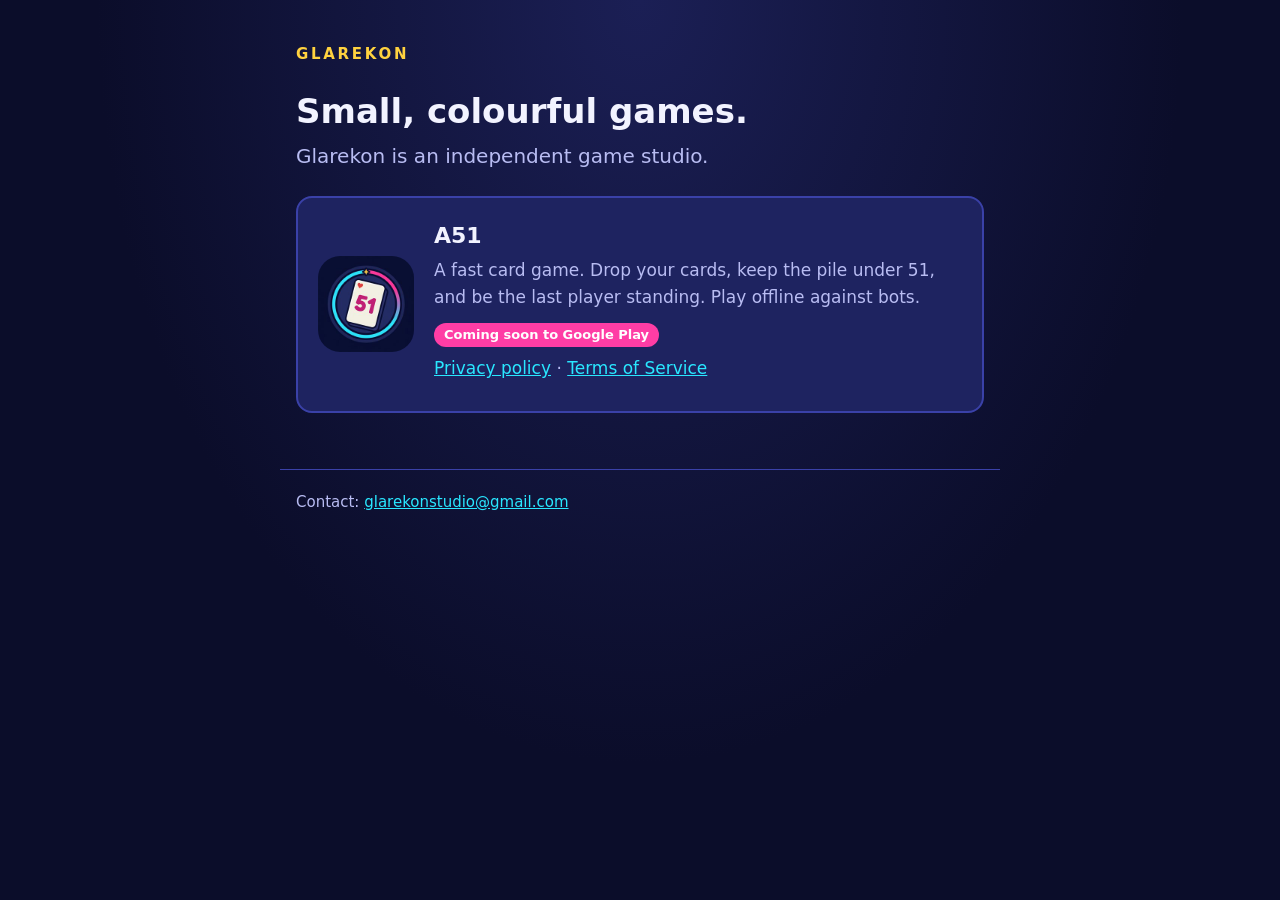
<file: index.html>
<!doctype html>
<html lang="en">
<head>
  <meta charset="utf-8">
  <meta name="viewport" content="width=device-width, initial-scale=1">
  <title>Glarekon</title>
  <meta name="description" content="Glarekon makes small, colourful mobile games, starting with A51.">
  <link rel="stylesheet" href="style.css">
</head>
<body>
  <header>
    <a class="brand" href="./">Glarekon</a>
  </header>

  <main>
    <h1>Small, colourful games.</h1>
    <p class="lead">Glarekon is an independent game studio.</p>

    <section class="panel game">
      <img src="a51/icon.jpg" alt="A51 app icon">
      <div>
        <h2>A51</h2>
        <p>A fast card game. Drop your cards, keep the pile under 51, and be the last player standing. Play offline against bots.</p>
        <p><span class="tag">Coming soon to Google Play</span></p>
        <p><a href="a51/privacy.html">Privacy policy</a> · <a href="a51/terms.html">Terms of Service</a></p>
      </div>
    </section>
  </main>

  <footer>
    Contact: <a href="mailto:glarekonstudio@gmail.com">glarekonstudio@gmail.com</a>
  </footer>
</body>
</html>
</file>
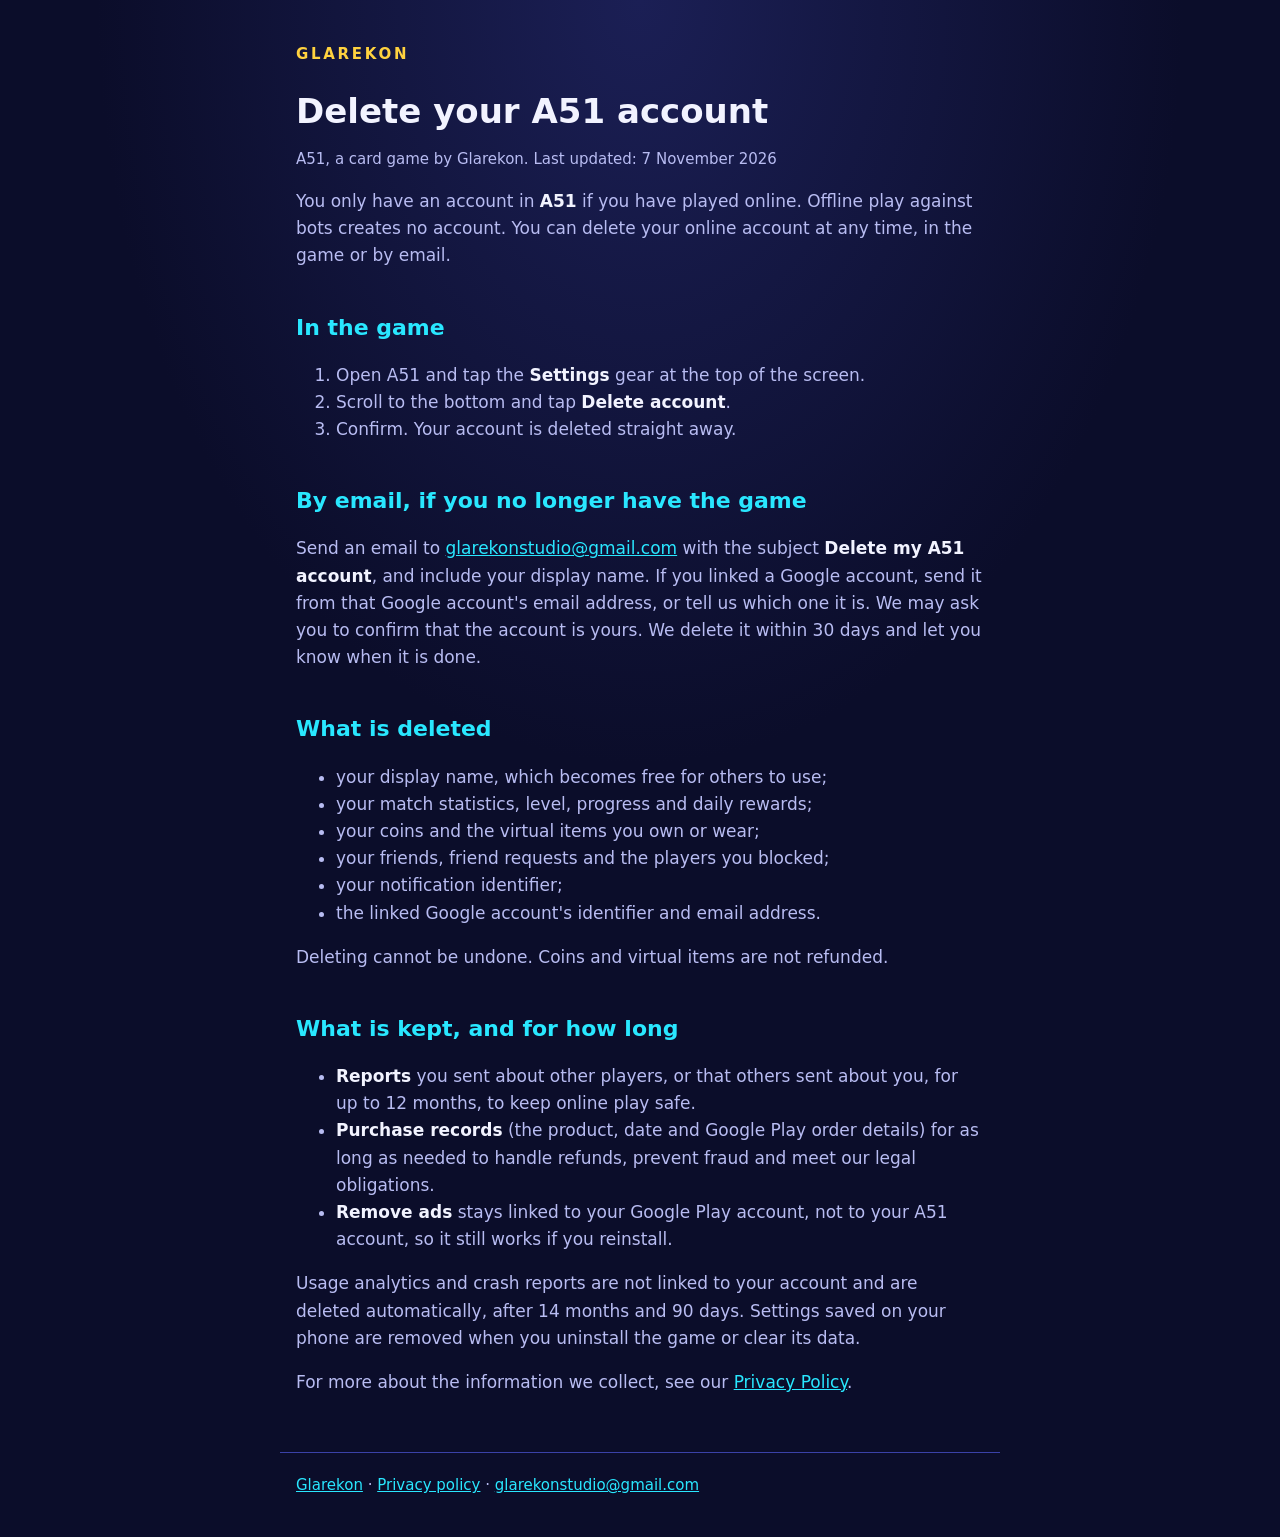
<file: a51/delete.html>
<!doctype html>
<html lang="en">
<head>
  <meta charset="utf-8">
  <meta name="viewport" content="width=device-width, initial-scale=1">
  <title>Delete your A51 account</title>
  <meta name="description" content="How to delete your A51 online account and the information stored with it.">
  <link rel="stylesheet" href="../style.css">
</head>
<body>
  <header>
    <a class="brand" href="../">Glarekon</a>
  </header>

  <main>
    <h1>Delete your A51 account</h1>
    <p class="meta">A51, a card game by Glarekon. Last updated: 7 November 2026</p>

    <p>You only have an account in <strong>A51</strong> if you have played online. Offline play against bots creates no account. You can delete your online account at any time, in the game or by email.</p>

    <h2>In the game</h2>
    <ol>
      <li>Open A51 and tap the <strong>Settings</strong> gear at the top of the screen.</li>
      <li>Scroll to the bottom and tap <strong>Delete account</strong>.</li>
      <li>Confirm. Your account is deleted straight away.</li>
    </ol>

    <h2>By email, if you no longer have the game</h2>
    <p>Send an email to <a href="mailto:glarekonstudio@gmail.com?subject=Delete%20my%20A51%20account">glarekonstudio@gmail.com</a> with the subject <strong>Delete my A51 account</strong>, and include your display name. If you linked a Google account, send it from that Google account's email address, or tell us which one it is. We may ask you to confirm that the account is yours. We delete it within 30 days and let you know when it is done.</p>

    <h2>What is deleted</h2>
    <ul>
      <li>your display name, which becomes free for others to use;</li>
      <li>your match statistics, level, progress and daily rewards;</li>
      <li>your coins and the virtual items you own or wear;</li>
      <li>your friends, friend requests and the players you blocked;</li>
      <li>your notification identifier;</li>
      <li>the linked Google account's identifier and email address.</li>
    </ul>
    <p>Deleting cannot be undone. Coins and virtual items are not refunded.</p>

    <h2>What is kept, and for how long</h2>
    <ul>
      <li><strong>Reports</strong> you sent about other players, or that others sent about you, for up to 12 months, to keep online play safe.</li>
      <li><strong>Purchase records</strong> (the product, date and Google Play order details) for as long as needed to handle refunds, prevent fraud and meet our legal obligations.</li>
      <li><strong>Remove ads</strong> stays linked to your Google Play account, not to your A51 account, so it still works if you reinstall.</li>
    </ul>
    <p>Usage analytics and crash reports are not linked to your account and are deleted automatically, after 14 months and 90 days. Settings saved on your phone are removed when you uninstall the game or clear its data.</p>

    <p>For more about the information we collect, see our <a href="privacy.html">Privacy Policy</a>.</p>
  </main>

  <footer>
    <a href="../">Glarekon</a> · <a href="privacy.html">Privacy policy</a> · <a href="mailto:glarekonstudio@gmail.com">glarekonstudio@gmail.com</a>
  </footer>
</body>
</html>
</file>
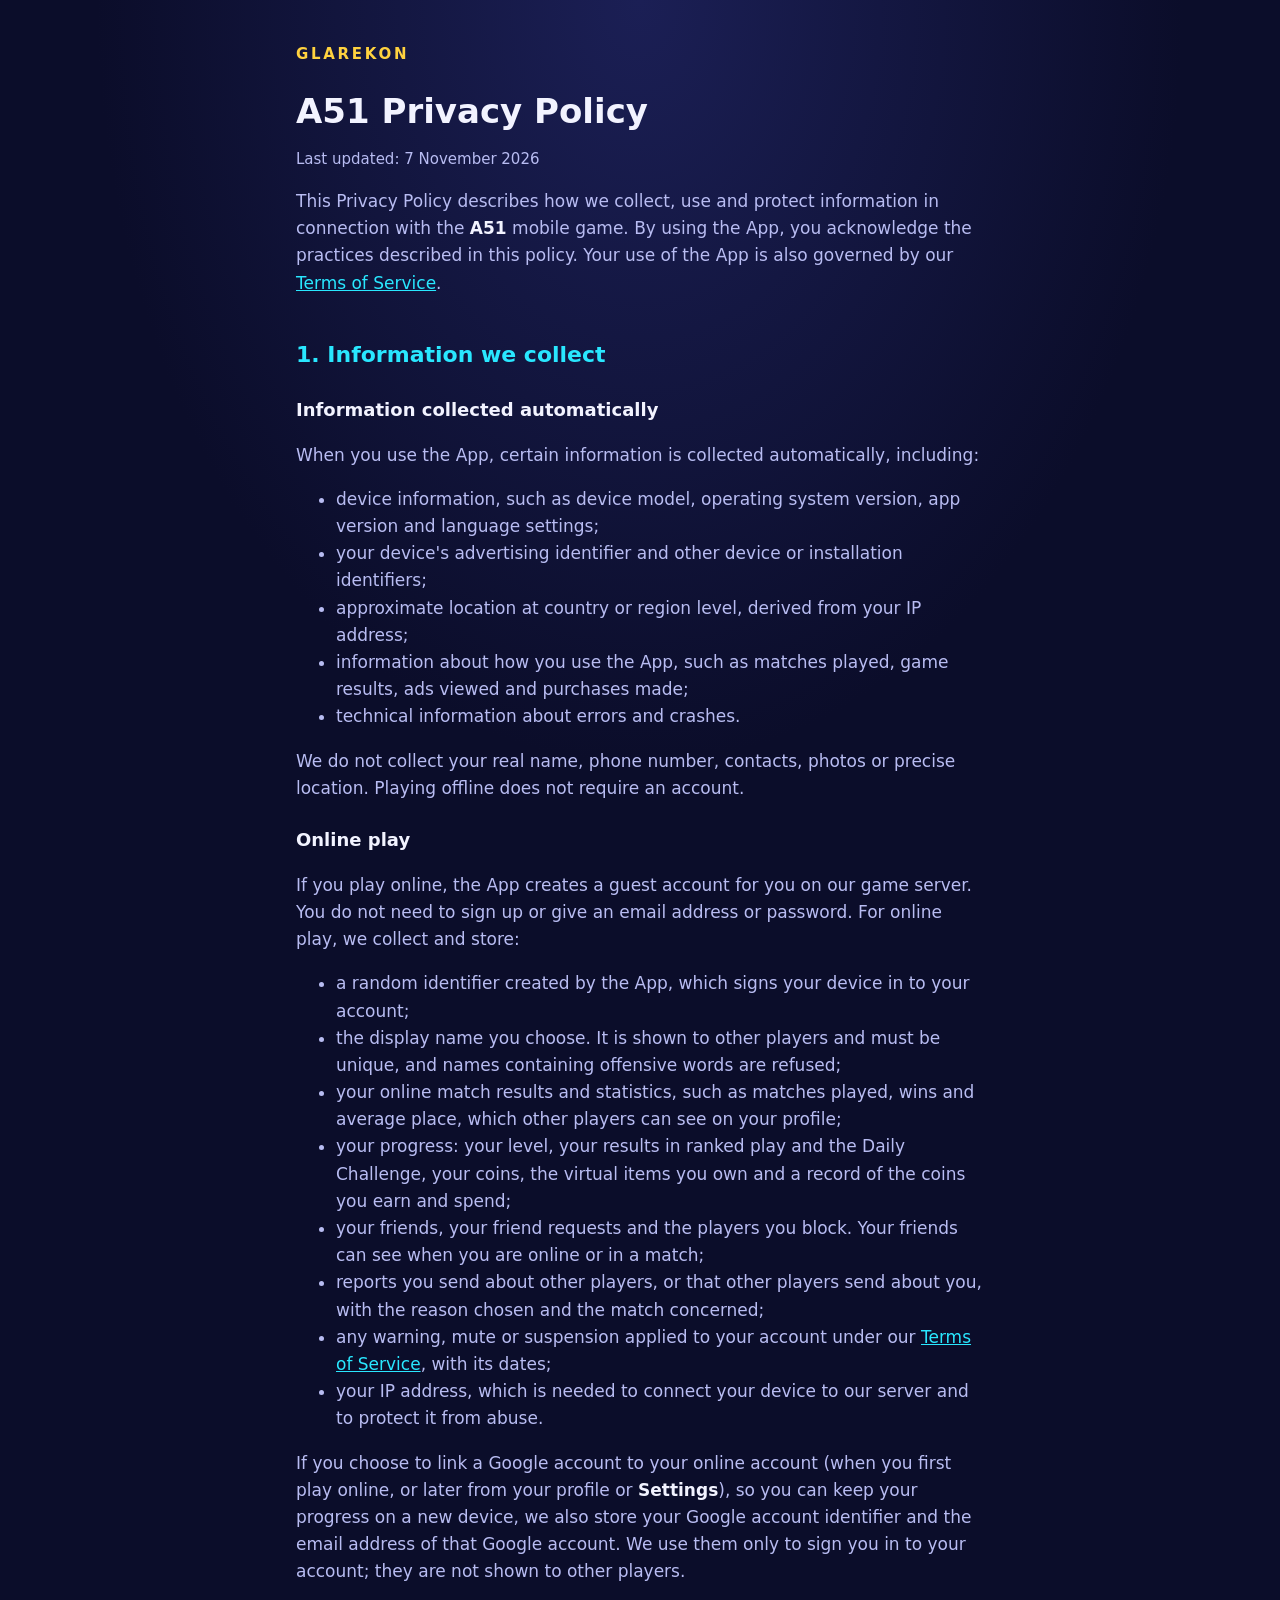
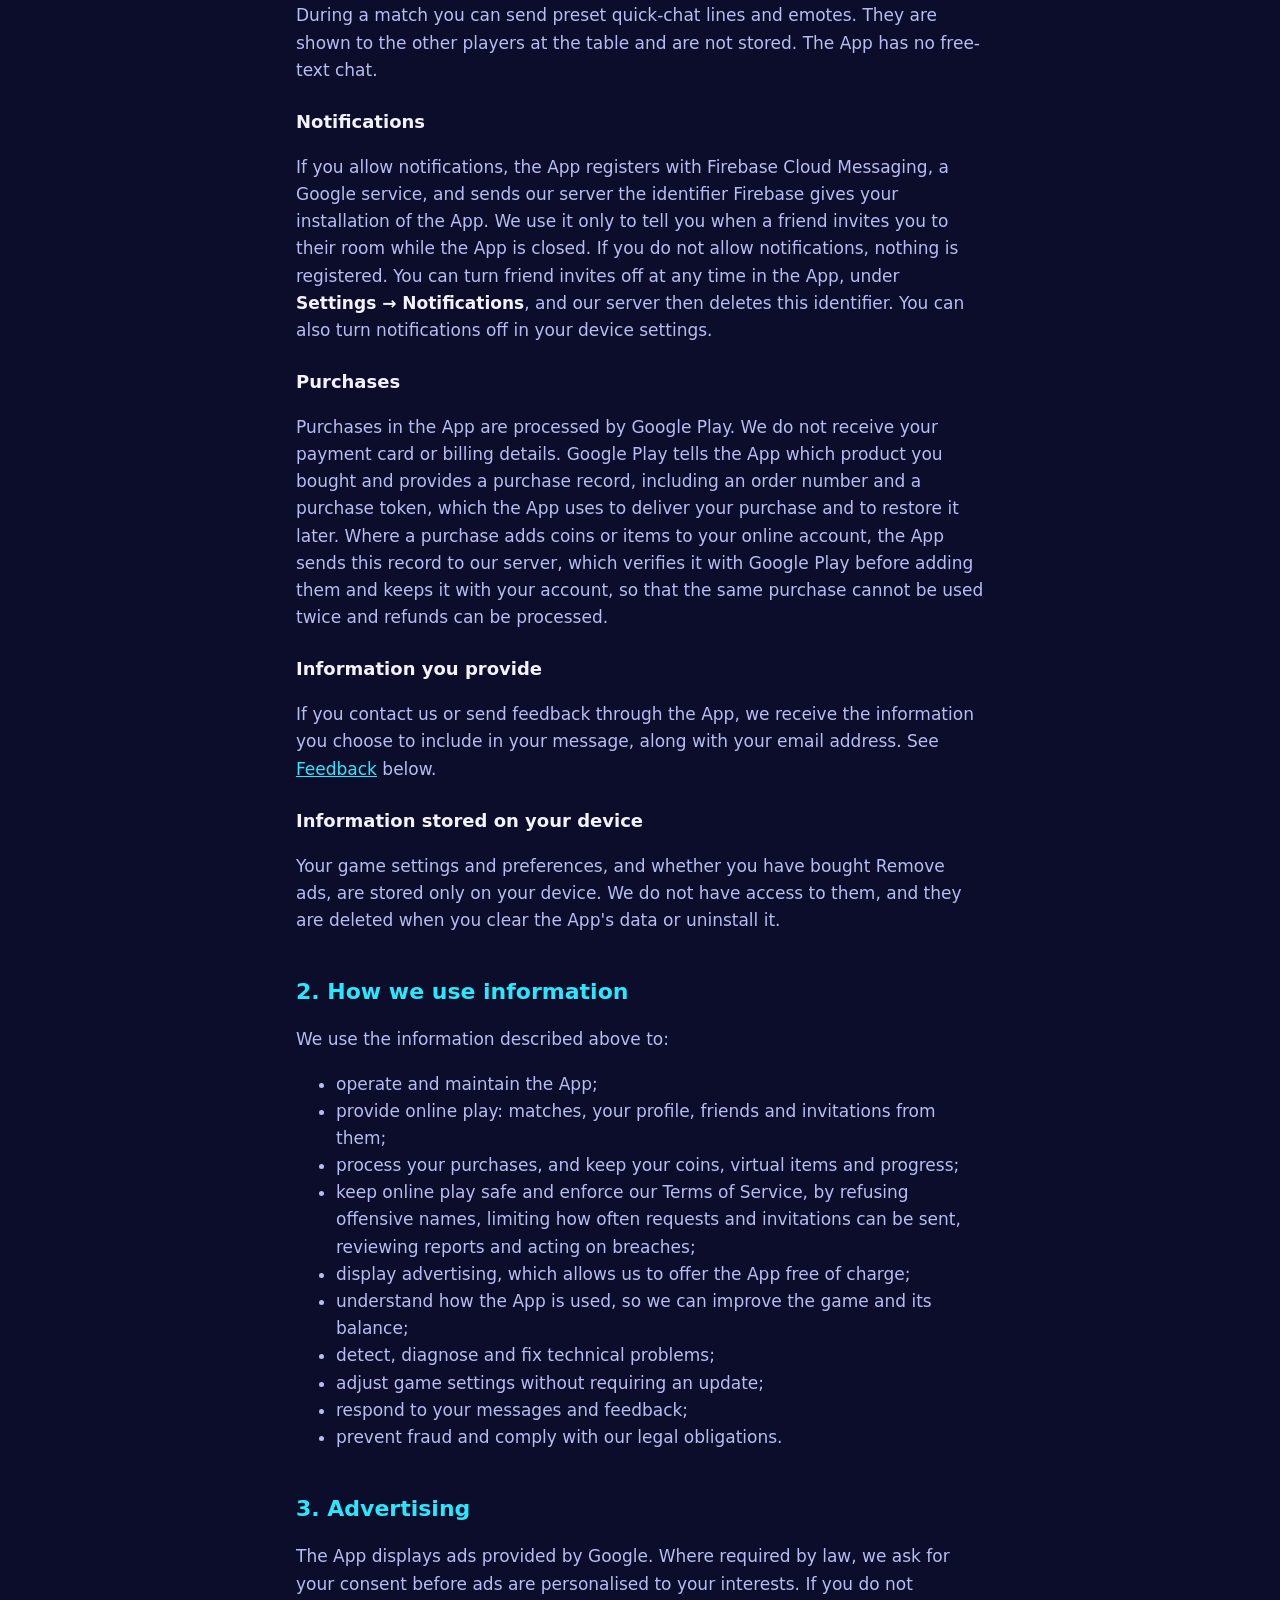
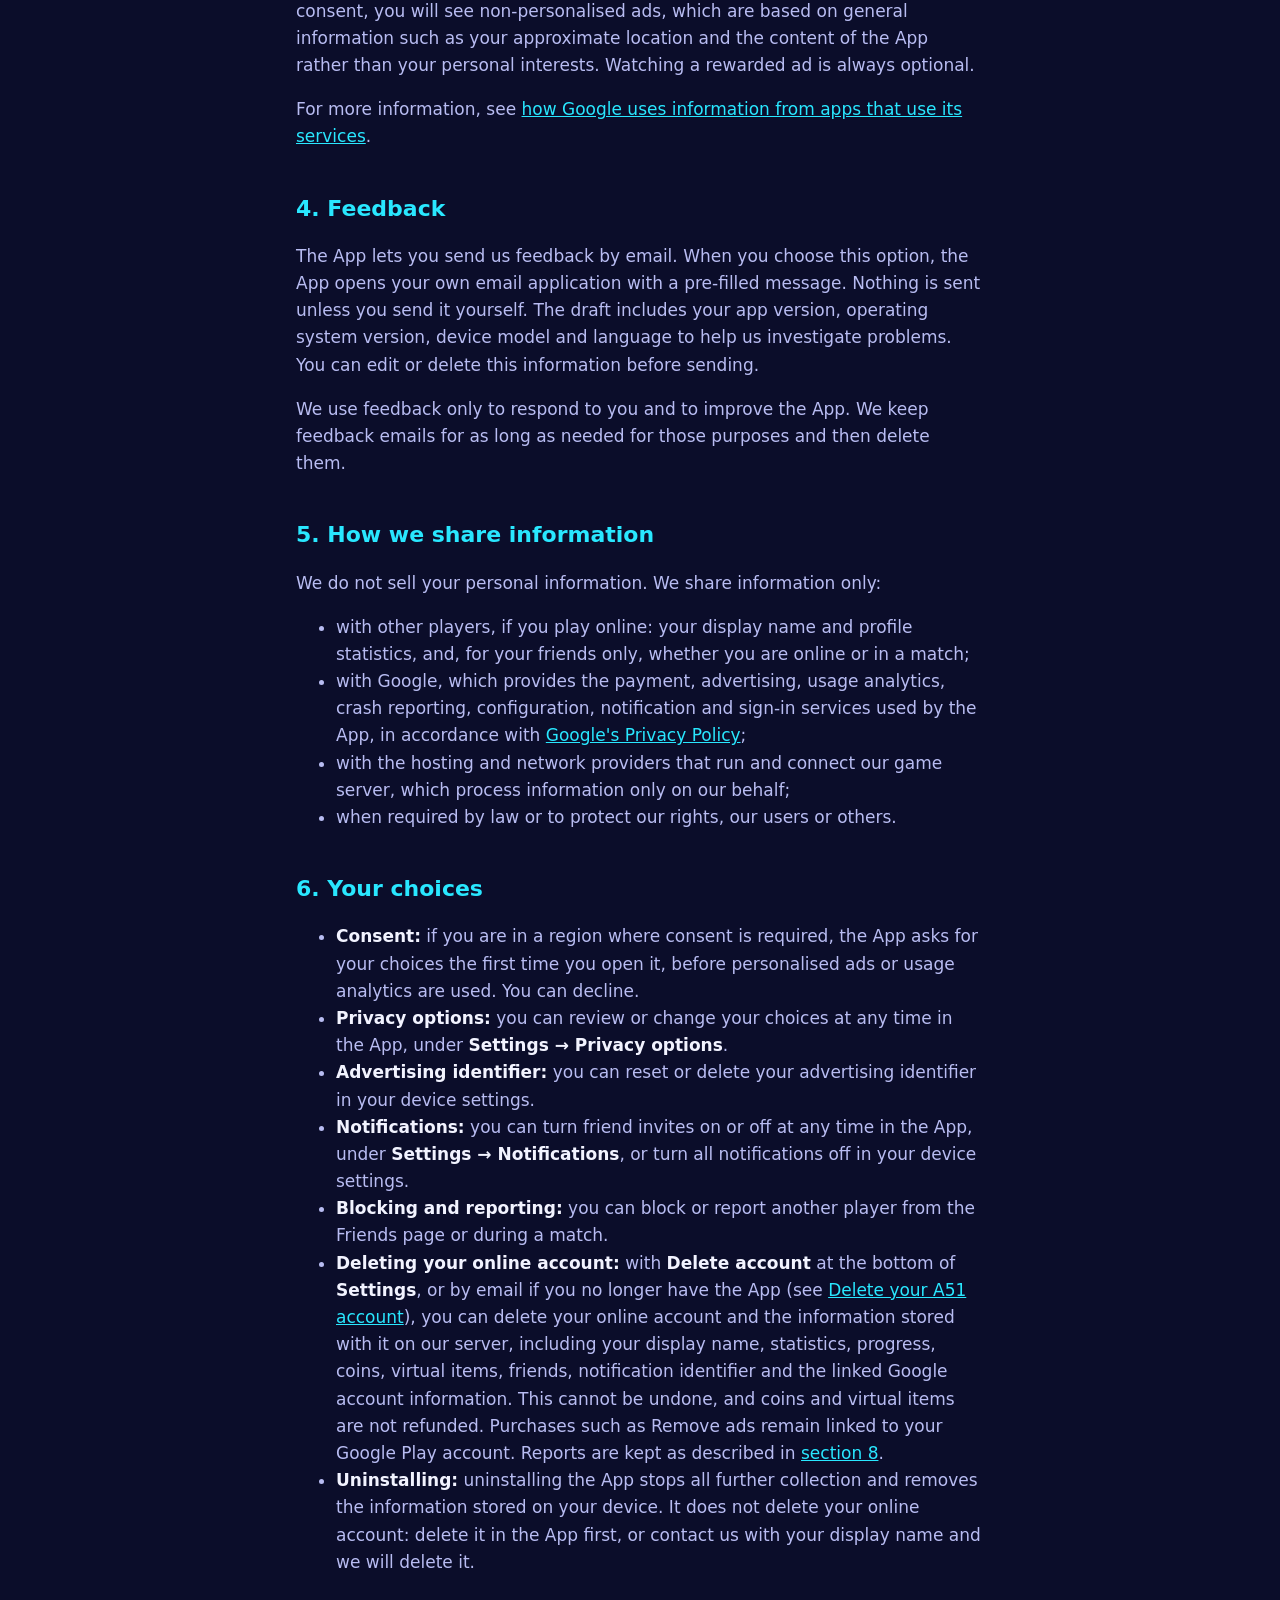
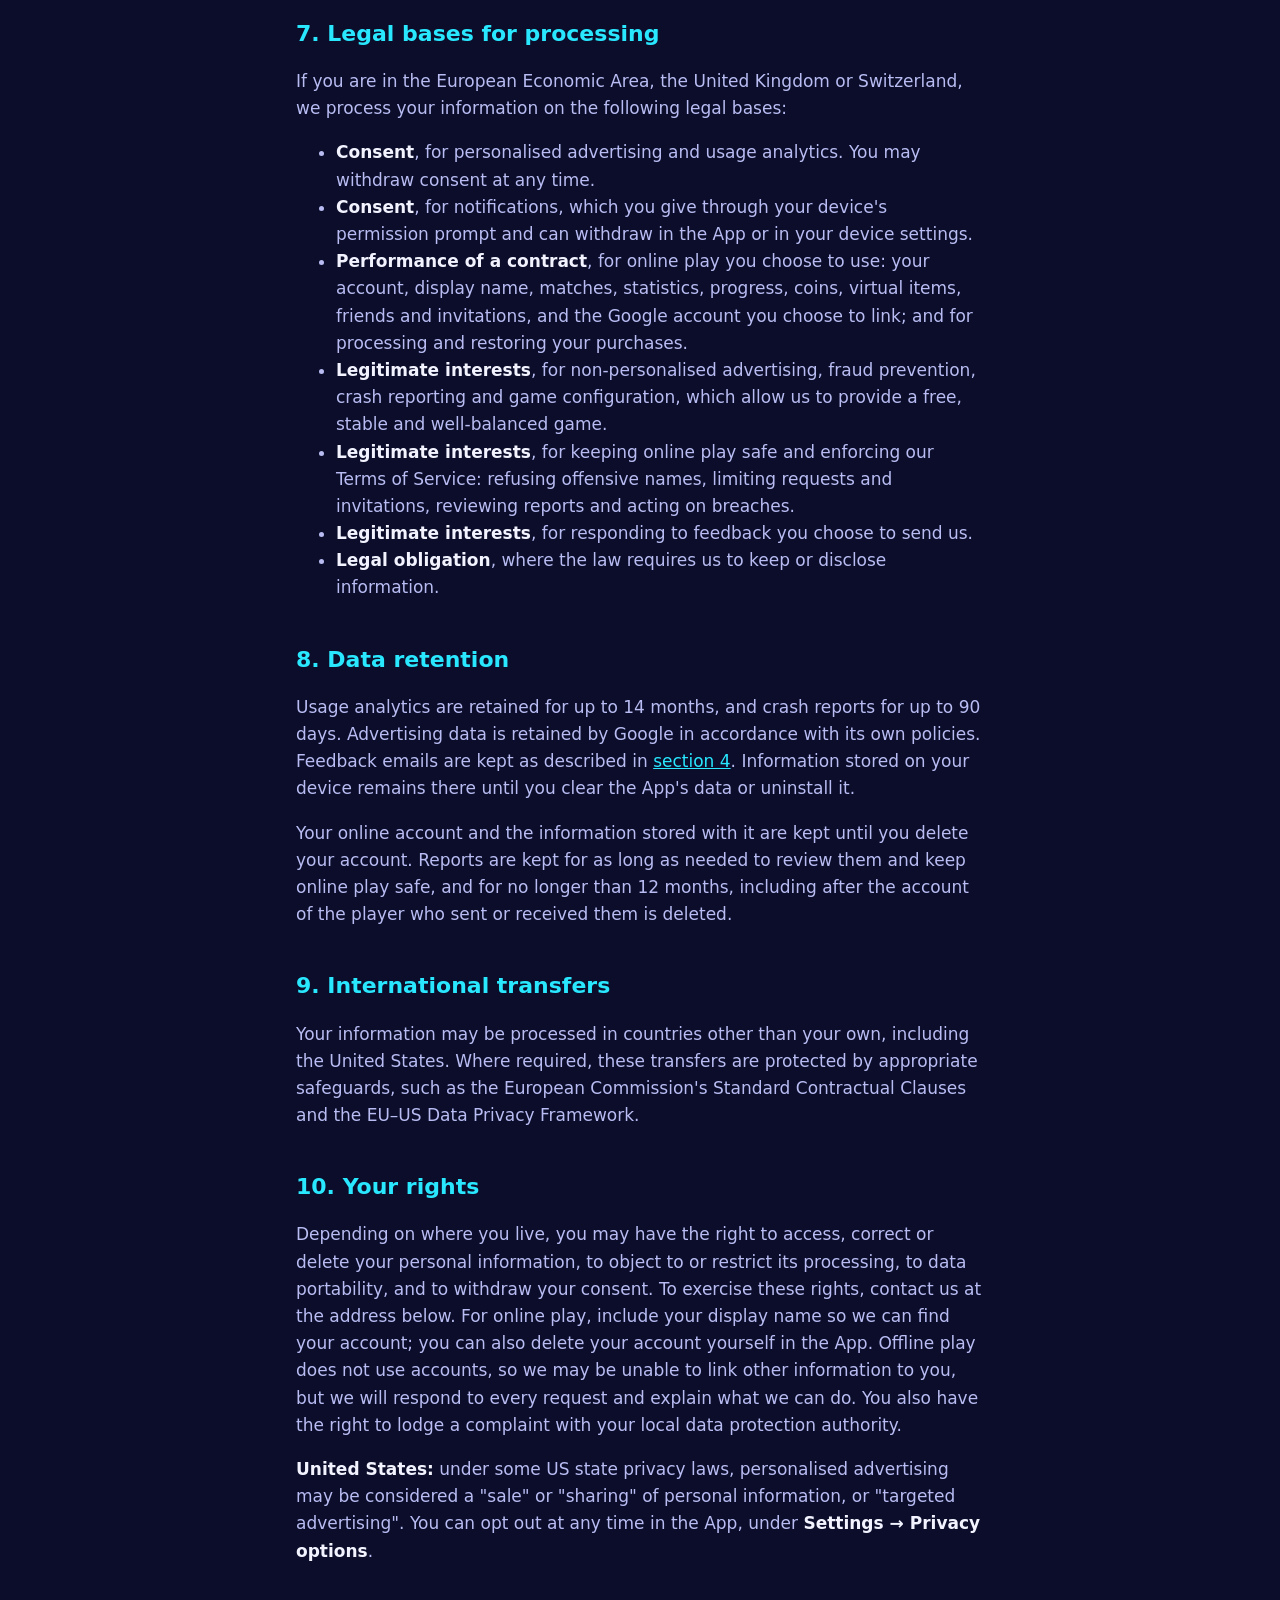
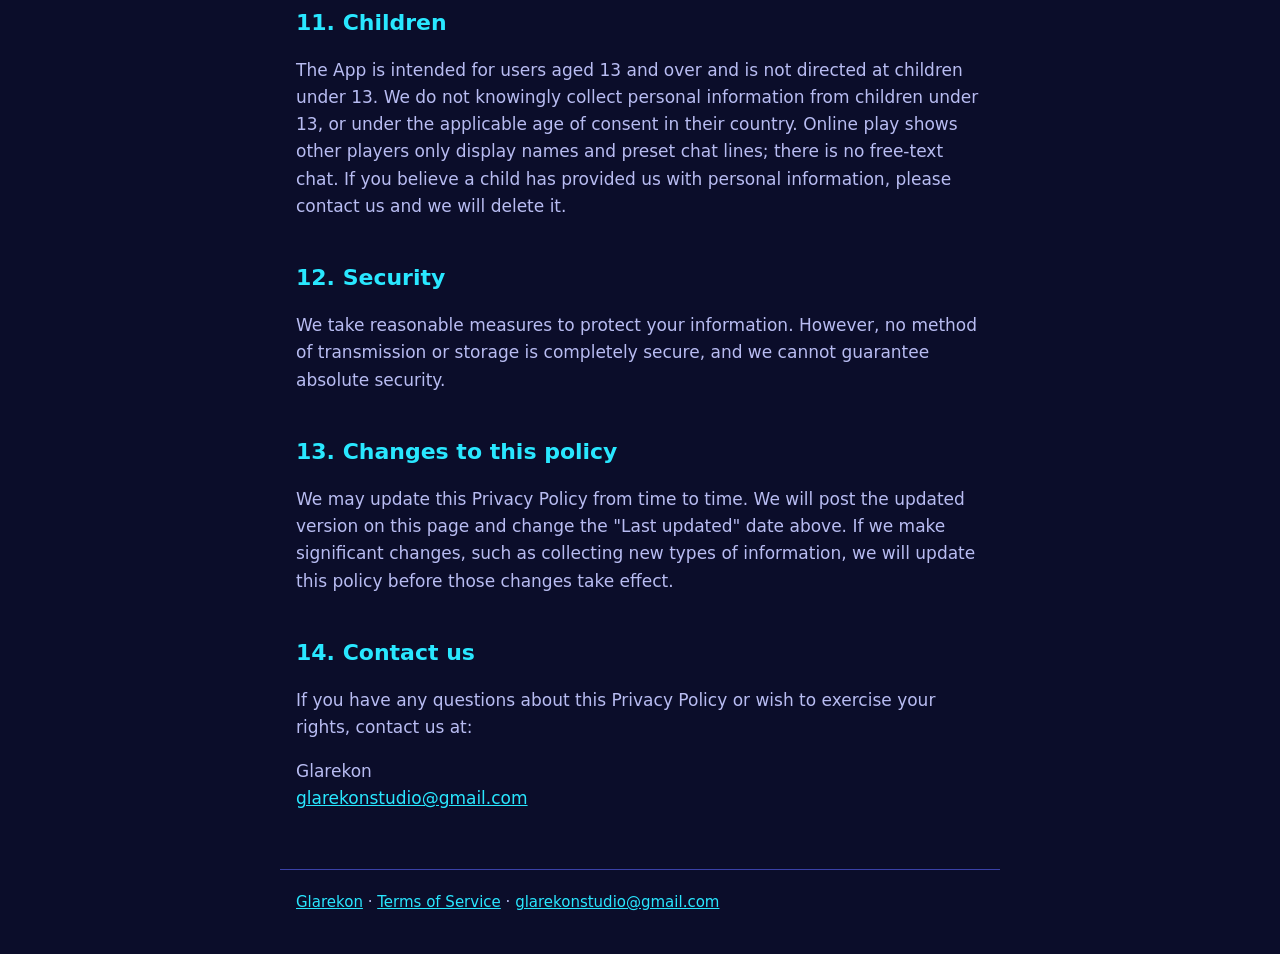
<file: a51/privacy.html>
<!doctype html>
<html lang="en">
<head>
  <meta charset="utf-8">
  <meta name="viewport" content="width=device-width, initial-scale=1">
  <title>A51 Privacy Policy</title>
  <meta name="description" content="How the A51 mobile game collects, uses and protects your information.">
  <link rel="stylesheet" href="../style.css">
</head>
<body>
  <header>
    <a class="brand" href="../">Glarekon</a>
  </header>

  <main>
    <h1>A51 Privacy Policy</h1>
    <p class="meta">Last updated: 7 November 2026</p>

    <p>This Privacy Policy describes how we collect, use and protect information in connection with the <strong>A51</strong> mobile game. By using the App, you acknowledge the practices described in this policy. Your use of the App is also governed by our <a href="terms.html">Terms of Service</a>.</p>

    <h2>1. Information we collect</h2>

    <h3>Information collected automatically</h3>
    <p>When you use the App, certain information is collected automatically, including:</p>
    <ul>
      <li>device information, such as device model, operating system version, app version and language settings;</li>
      <li>your device's advertising identifier and other device or installation identifiers;</li>
      <li>approximate location at country or region level, derived from your IP address;</li>
      <li>information about how you use the App, such as matches played, game results, ads viewed and purchases made;</li>
      <li>technical information about errors and crashes.</li>
    </ul>
    <p>We do not collect your real name, phone number, contacts, photos or precise location. Playing offline does not require an account.</p>

    <h3 id="online">Online play</h3>
    <p>If you play online, the App creates a guest account for you on our game server. You do not need to sign up or give an email address or password. For online play, we collect and store:</p>
    <ul>
      <li>a random identifier created by the App, which signs your device in to your account;</li>
      <li>the display name you choose. It is shown to other players and must be unique, and names containing offensive words are refused;</li>
      <li>your online match results and statistics, such as matches played, wins and average place, which other players can see on your profile;</li>
      <li>your progress: your level, your results in ranked play and the Daily Challenge, your coins, the virtual items you own and a record of the coins you earn and spend;</li>
      <li>your friends, your friend requests and the players you block. Your friends can see when you are online or in a match;</li>
      <li>reports you send about other players, or that other players send about you, with the reason chosen and the match concerned;</li>
      <li>any warning, mute or suspension applied to your account under our <a href="terms.html#enforcement">Terms of Service</a>, with its dates;</li>
      <li>your IP address, which is needed to connect your device to our server and to protect it from abuse.</li>
    </ul>
    <p>If you choose to link a Google account to your online account (when you first play online, or later from your profile or <strong>Settings</strong>), so you can keep your progress on a new device, we also store your Google account identifier and the email address of that Google account. We use them only to sign you in to your account; they are not shown to other players.</p>
    <p>During a match you can send preset quick-chat lines and emotes. They are shown to the other players at the table and are not stored. The App has no free-text chat.</p>

    <h3 id="notifications">Notifications</h3>
    <p>If you allow notifications, the App registers with Firebase Cloud Messaging, a Google service, and sends our server the identifier Firebase gives your installation of the App. We use it only to tell you when a friend invites you to their room while the App is closed. If you do not allow notifications, nothing is registered. You can turn friend invites off at any time in the App, under <strong>Settings → Notifications</strong>, and our server then deletes this identifier. You can also turn notifications off in your device settings.</p>

    <h3 id="purchases">Purchases</h3>
    <p>Purchases in the App are processed by Google Play. We do not receive your payment card or billing details. Google Play tells the App which product you bought and provides a purchase record, including an order number and a purchase token, which the App uses to deliver your purchase and to restore it later. Where a purchase adds coins or items to your online account, the App sends this record to our server, which verifies it with Google Play before adding them and keeps it with your account, so that the same purchase cannot be used twice and refunds can be processed.</p>

    <h3>Information you provide</h3>
    <p>If you contact us or send feedback through the App, we receive the information you choose to include in your message, along with your email address. See <a href="#feedback">Feedback</a> below.</p>

    <h3>Information stored on your device</h3>
    <p>Your game settings and preferences, and whether you have bought Remove ads, are stored only on your device. We do not have access to them, and they are deleted when you clear the App's data or uninstall it.</p>

    <h2>2. How we use information</h2>
    <p>We use the information described above to:</p>
    <ul>
      <li>operate and maintain the App;</li>
      <li>provide online play: matches, your profile, friends and invitations from them;</li>
      <li>process your purchases, and keep your coins, virtual items and progress;</li>
      <li>keep online play safe and enforce our Terms of Service, by refusing offensive names, limiting how often requests and invitations can be sent, reviewing reports and acting on breaches;</li>
      <li>display advertising, which allows us to offer the App free of charge;</li>
      <li>understand how the App is used, so we can improve the game and its balance;</li>
      <li>detect, diagnose and fix technical problems;</li>
      <li>adjust game settings without requiring an update;</li>
      <li>respond to your messages and feedback;</li>
      <li>prevent fraud and comply with our legal obligations.</li>
    </ul>

    <h2>3. Advertising</h2>
    <p>The App displays ads provided by Google. Where required by law, we ask for your consent before ads are personalised to your interests. If you do not consent, you will see non-personalised ads, which are based on general information such as your approximate location and the content of the App rather than your personal interests. Watching a rewarded ad is always optional.</p>
    <p>For more information, see <a href="https://policies.google.com/technologies/partner-sites">how Google uses information from apps that use its services</a>.</p>

    <h2 id="feedback">4. Feedback</h2>
    <p>The App lets you send us feedback by email. When you choose this option, the App opens your own email application with a pre-filled message. Nothing is sent unless you send it yourself. The draft includes your app version, operating system version, device model and language to help us investigate problems. You can edit or delete this information before sending.</p>
    <p>We use feedback only to respond to you and to improve the App. We keep feedback emails for as long as needed for those purposes and then delete them.</p>

    <h2>5. How we share information</h2>
    <p>We do not sell your personal information. We share information only:</p>
    <ul>
      <li>with other players, if you play online: your display name and profile statistics, and, for your friends only, whether you are online or in a match;</li>
      <li>with Google, which provides the payment, advertising, usage analytics, crash reporting, configuration, notification and sign-in services used by the App, in accordance with <a href="https://policies.google.com/privacy">Google's Privacy Policy</a>;</li>
      <li>with the hosting and network providers that run and connect our game server, which process information only on our behalf;</li>
      <li>when required by law or to protect our rights, our users or others.</li>
    </ul>

    <h2>6. Your choices</h2>
    <ul>
      <li><strong>Consent:</strong> if you are in a region where consent is required, the App asks for your choices the first time you open it, before personalised ads or usage analytics are used. You can decline.</li>
      <li><strong>Privacy options:</strong> you can review or change your choices at any time in the App, under <strong>Settings → Privacy options</strong>.</li>
      <li><strong>Advertising identifier:</strong> you can reset or delete your advertising identifier in your device settings.</li>
      <li><strong>Notifications:</strong> you can turn friend invites on or off at any time in the App, under <strong>Settings → Notifications</strong>, or turn all notifications off in your device settings.</li>
      <li><strong>Blocking and reporting:</strong> you can block or report another player from the Friends page or during a match.</li>
      <li><strong>Deleting your online account:</strong> with <strong>Delete account</strong> at the bottom of <strong>Settings</strong>, or by email if you no longer have the App (see <a href="delete.html">Delete your A51 account</a>), you can delete your online account and the information stored with it on our server, including your display name, statistics, progress, coins, virtual items, friends, notification identifier and the linked Google account information. This cannot be undone, and coins and virtual items are not refunded. Purchases such as Remove ads remain linked to your Google Play account. Reports are kept as described in <a href="#retention">section 8</a>.</li>
      <li><strong>Uninstalling:</strong> uninstalling the App stops all further collection and removes the information stored on your device. It does not delete your online account: delete it in the App first, or contact us with your display name and we will delete it.</li>
    </ul>

    <h2>7. Legal bases for processing</h2>
    <p>If you are in the European Economic Area, the United Kingdom or Switzerland, we process your information on the following legal bases:</p>
    <ul>
      <li><strong>Consent</strong>, for personalised advertising and usage analytics. You may withdraw consent at any time.</li>
      <li><strong>Consent</strong>, for notifications, which you give through your device's permission prompt and can withdraw in the App or in your device settings.</li>
      <li><strong>Performance of a contract</strong>, for online play you choose to use: your account, display name, matches, statistics, progress, coins, virtual items, friends and invitations, and the Google account you choose to link; and for processing and restoring your purchases.</li>
      <li><strong>Legitimate interests</strong>, for non-personalised advertising, fraud prevention, crash reporting and game configuration, which allow us to provide a free, stable and well-balanced game.</li>
      <li><strong>Legitimate interests</strong>, for keeping online play safe and enforcing our Terms of Service: refusing offensive names, limiting requests and invitations, reviewing reports and acting on breaches.</li>
      <li><strong>Legitimate interests</strong>, for responding to feedback you choose to send us.</li>
      <li><strong>Legal obligation</strong>, where the law requires us to keep or disclose information.</li>
    </ul>

    <h2 id="retention">8. Data retention</h2>
    <p>Usage analytics are retained for up to 14 months, and crash reports for up to 90 days. Advertising data is retained by Google in accordance with its own policies. Feedback emails are kept as described in <a href="#feedback">section 4</a>. Information stored on your device remains there until you clear the App's data or uninstall it.</p>
    <p>Your online account and the information stored with it are kept until you delete your account. Reports are kept for as long as needed to review them and keep online play safe, and for no longer than 12 months, including after the account of the player who sent or received them is deleted.</p>

    <h2>9. International transfers</h2>
    <p>Your information may be processed in countries other than your own, including the United States. Where required, these transfers are protected by appropriate safeguards, such as the European Commission's Standard Contractual Clauses and the EU–US Data Privacy Framework.</p>

    <h2>10. Your rights</h2>
    <p>Depending on where you live, you may have the right to access, correct or delete your personal information, to object to or restrict its processing, to data portability, and to withdraw your consent. To exercise these rights, contact us at the address below. For online play, include your display name so we can find your account; you can also delete your account yourself in the App. Offline play does not use accounts, so we may be unable to link other information to you, but we will respond to every request and explain what we can do. You also have the right to lodge a complaint with your local data protection authority.</p>
    <p><strong>United States:</strong> under some US state privacy laws, personalised advertising may be considered a "sale" or "sharing" of personal information, or "targeted advertising". You can opt out at any time in the App, under <strong>Settings → Privacy options</strong>.</p>

    <h2>11. Children</h2>
    <p>The App is intended for users aged 13 and over and is not directed at children under 13. We do not knowingly collect personal information from children under 13, or under the applicable age of consent in their country. Online play shows other players only display names and preset chat lines; there is no free-text chat. If you believe a child has provided us with personal information, please contact us and we will delete it.</p>

    <h2>12. Security</h2>
    <p>We take reasonable measures to protect your information. However, no method of transmission or storage is completely secure, and we cannot guarantee absolute security.</p>

    <h2>13. Changes to this policy</h2>
    <p>We may update this Privacy Policy from time to time. We will post the updated version on this page and change the "Last updated" date above. If we make significant changes, such as collecting new types of information, we will update this policy before those changes take effect.</p>

    <h2>14. Contact us</h2>
    <p>If you have any questions about this Privacy Policy or wish to exercise your rights, contact us at:</p>
    <p>Glarekon<br><a href="mailto:glarekonstudio@gmail.com">glarekonstudio@gmail.com</a></p>
  </main>

  <footer>
    <a href="../">Glarekon</a> · <a href="terms.html">Terms of Service</a> · <a href="mailto:glarekonstudio@gmail.com">glarekonstudio@gmail.com</a>
  </footer>
</body>
</html>
</file>
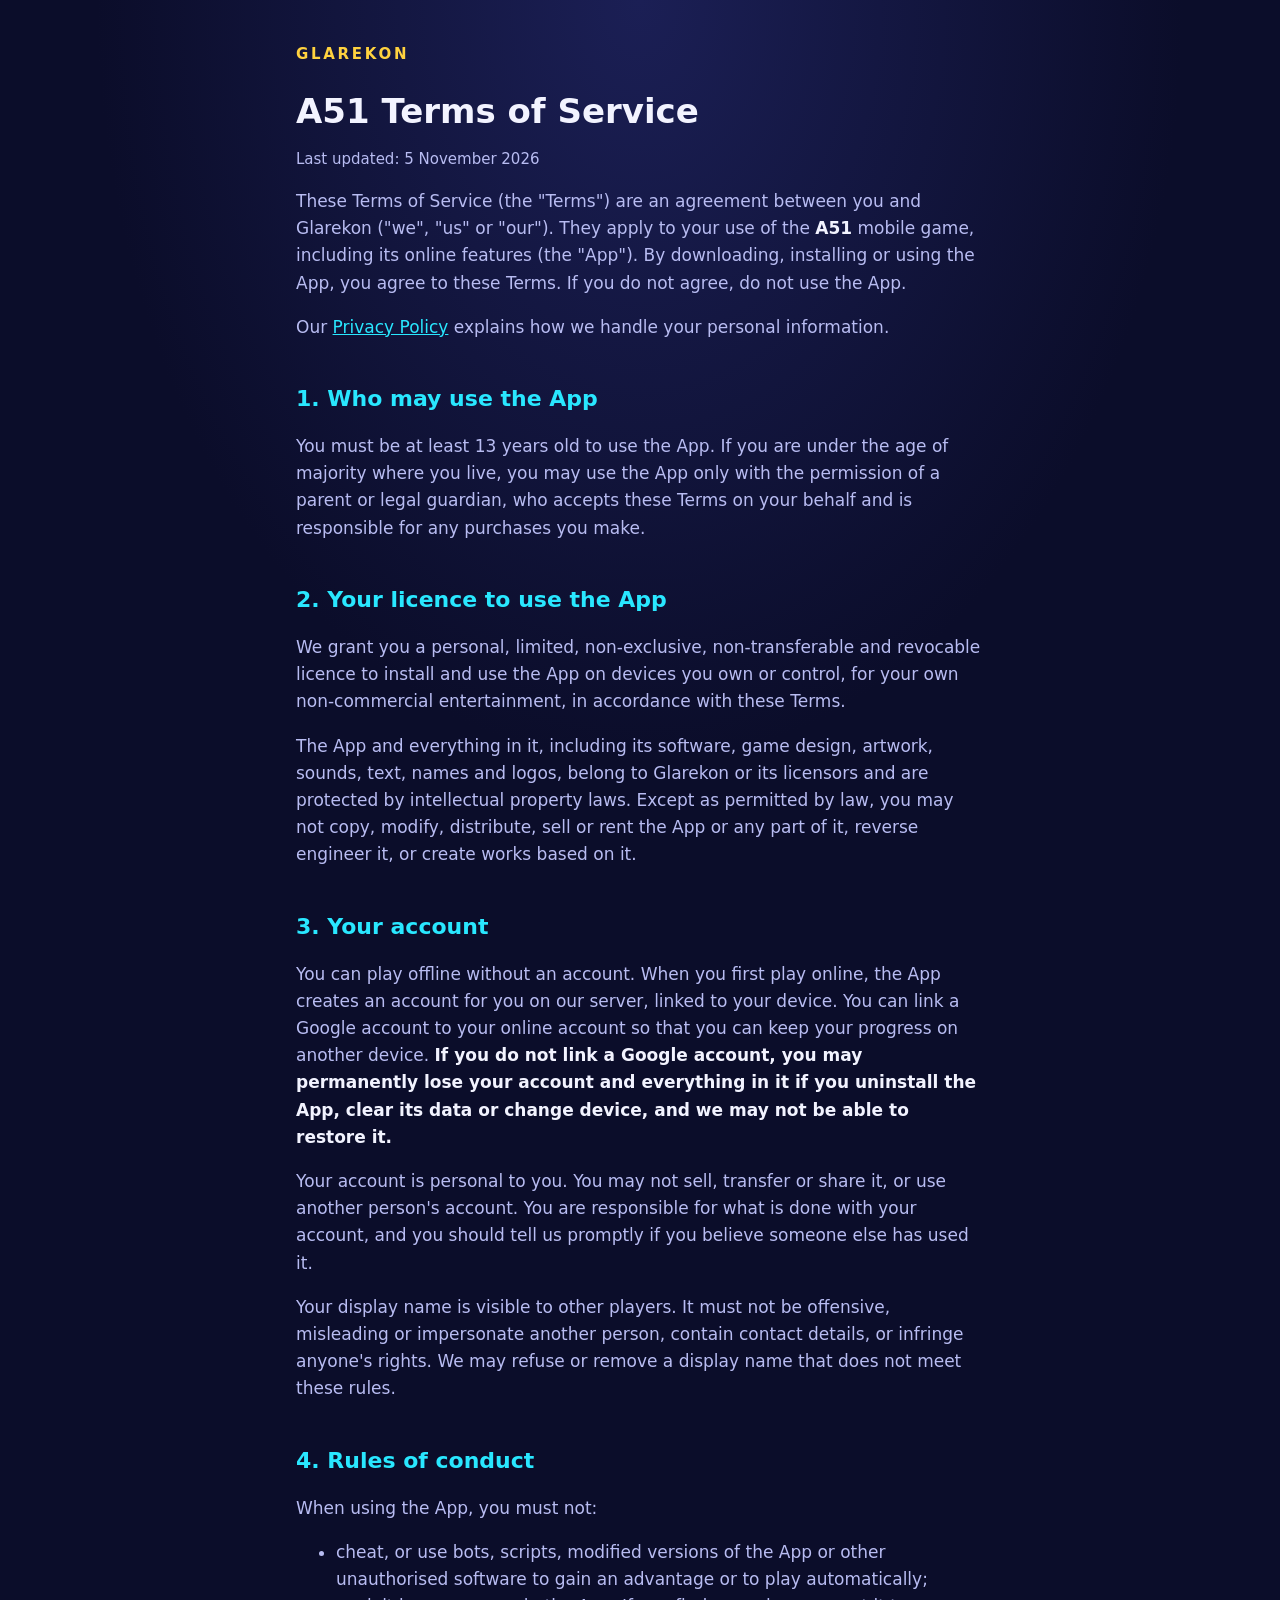
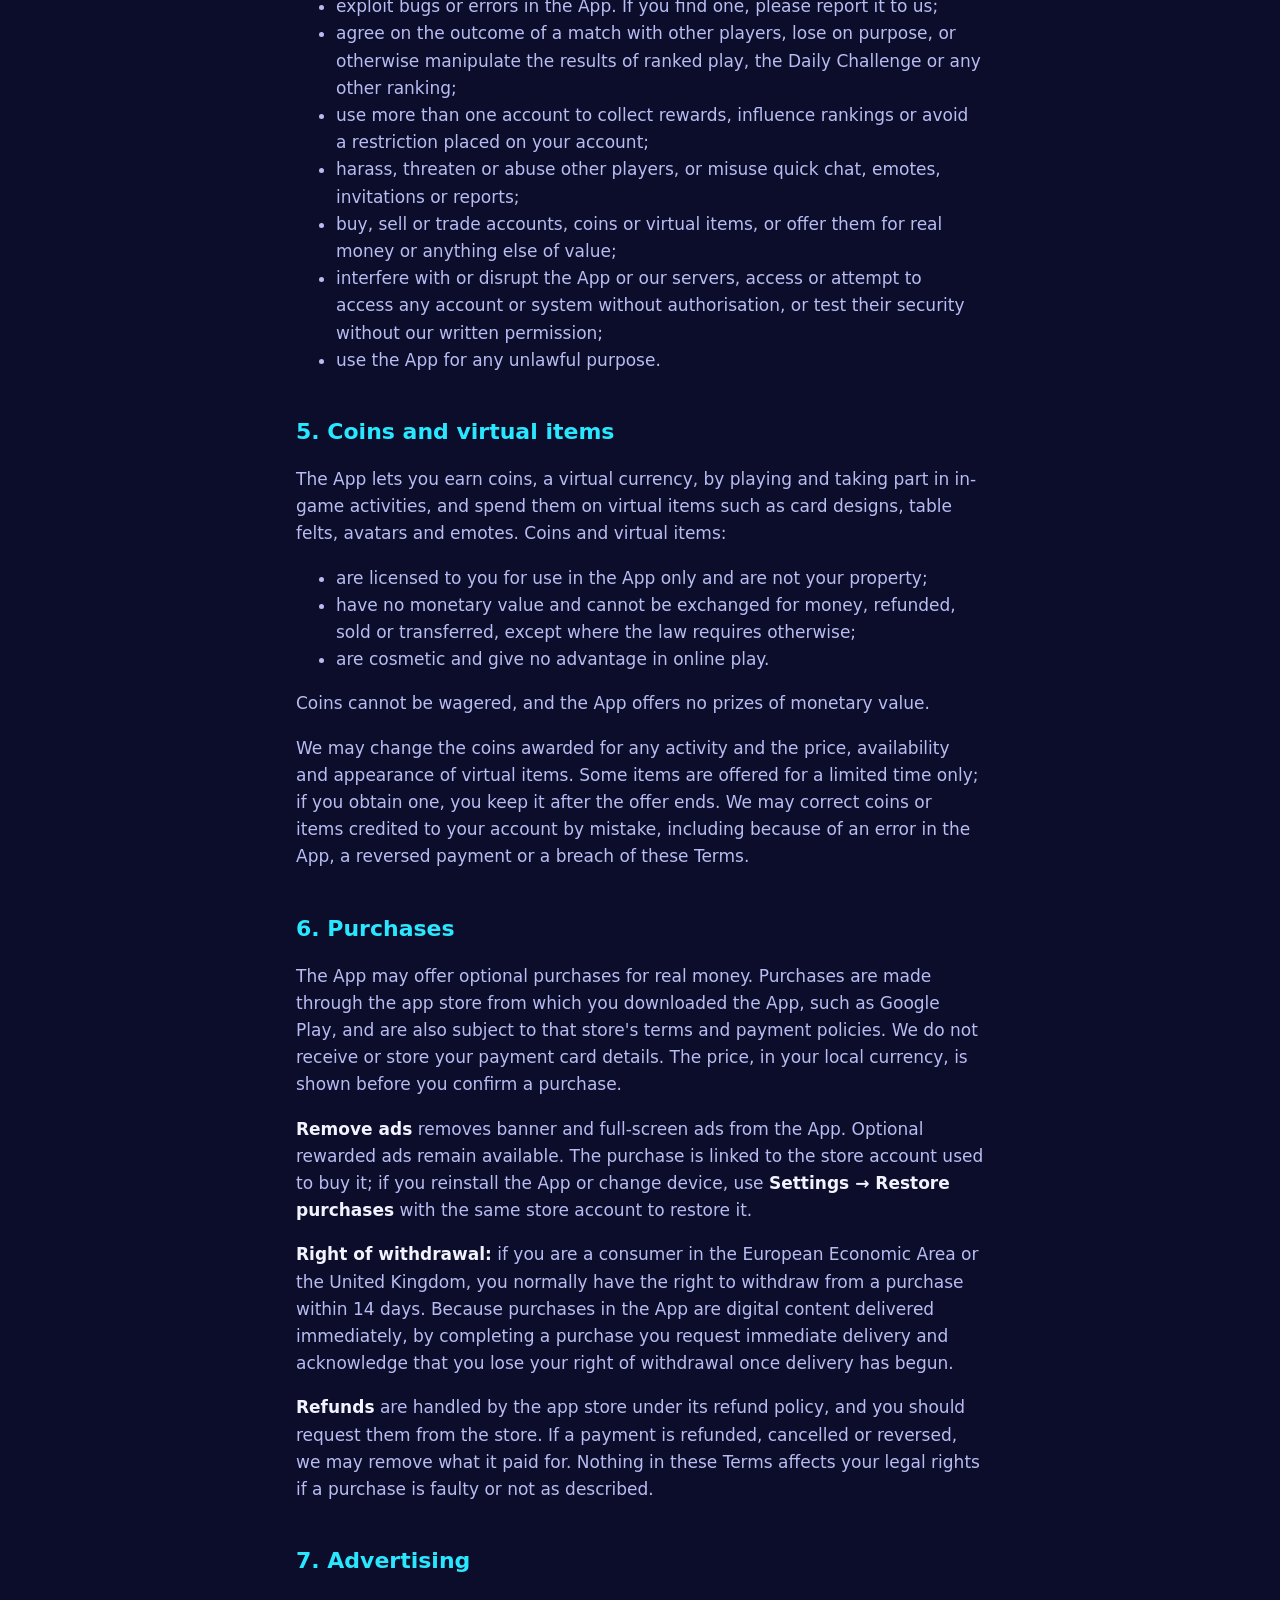
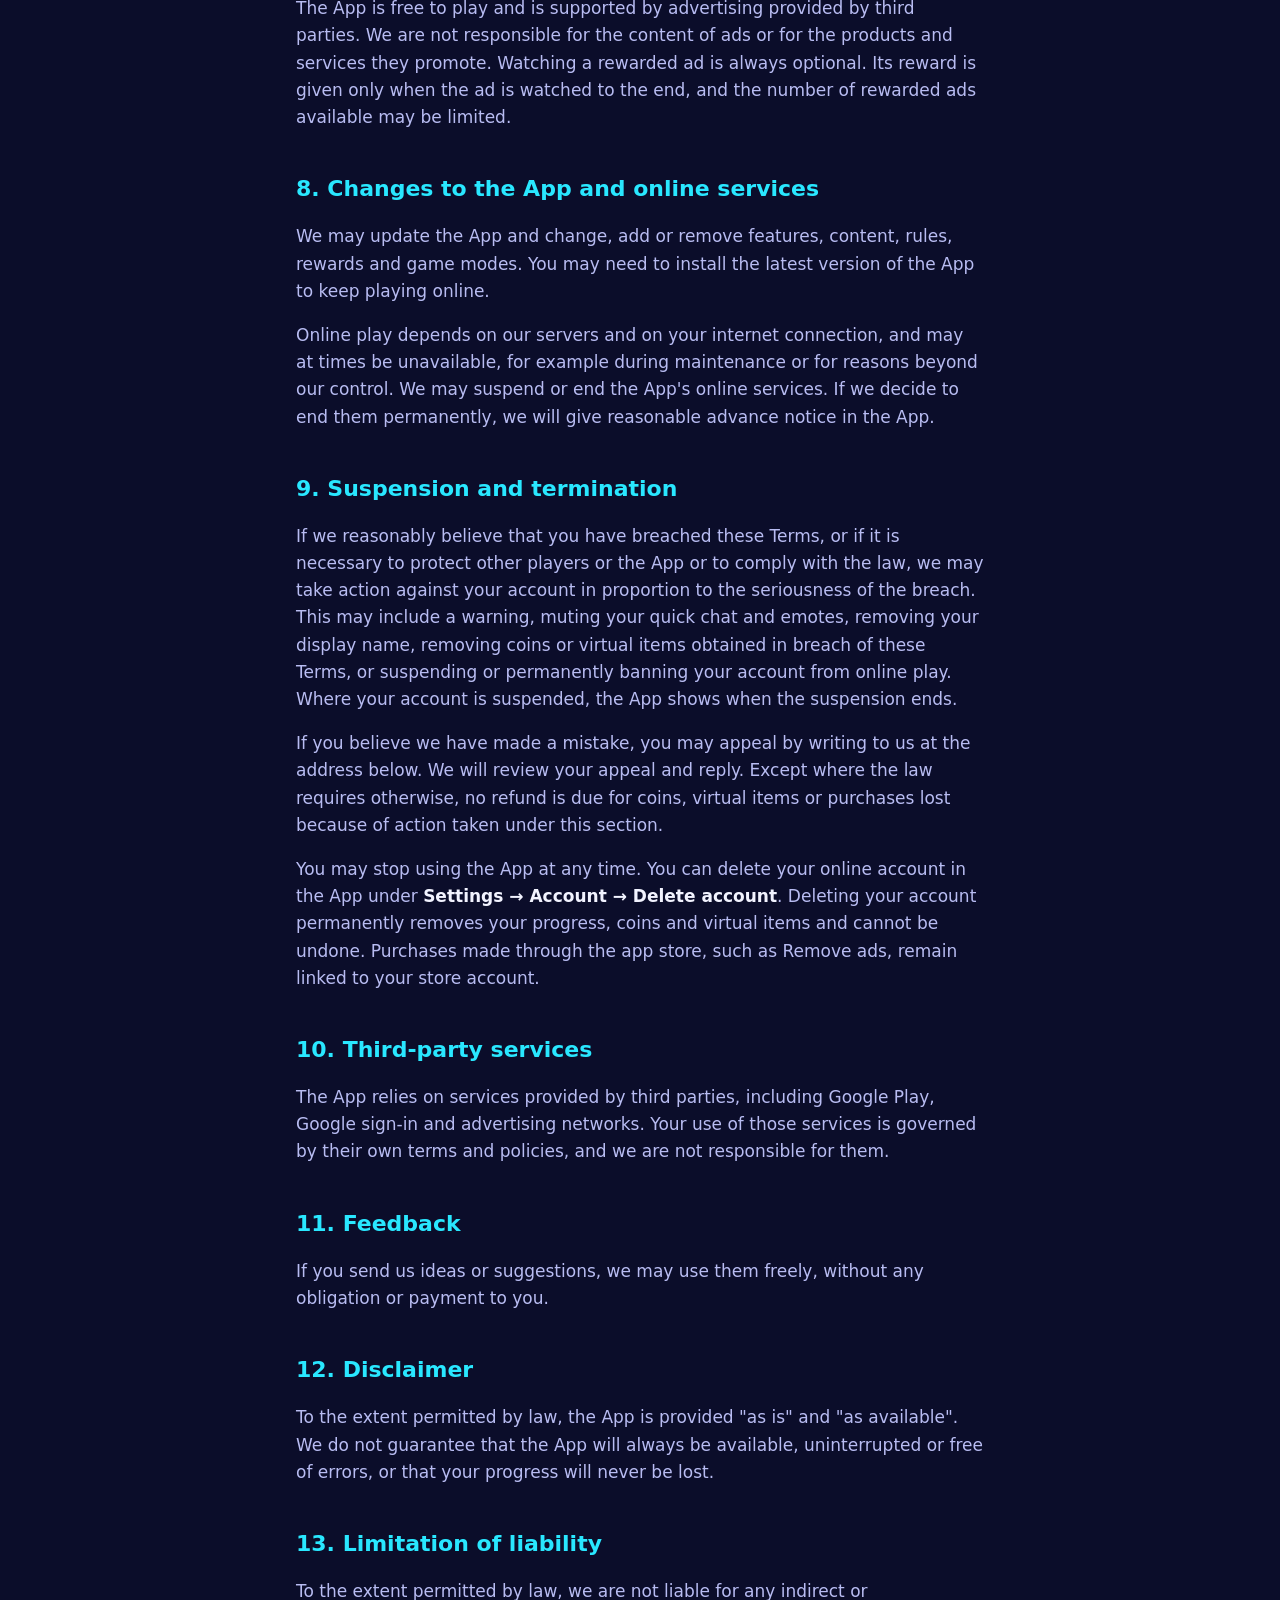
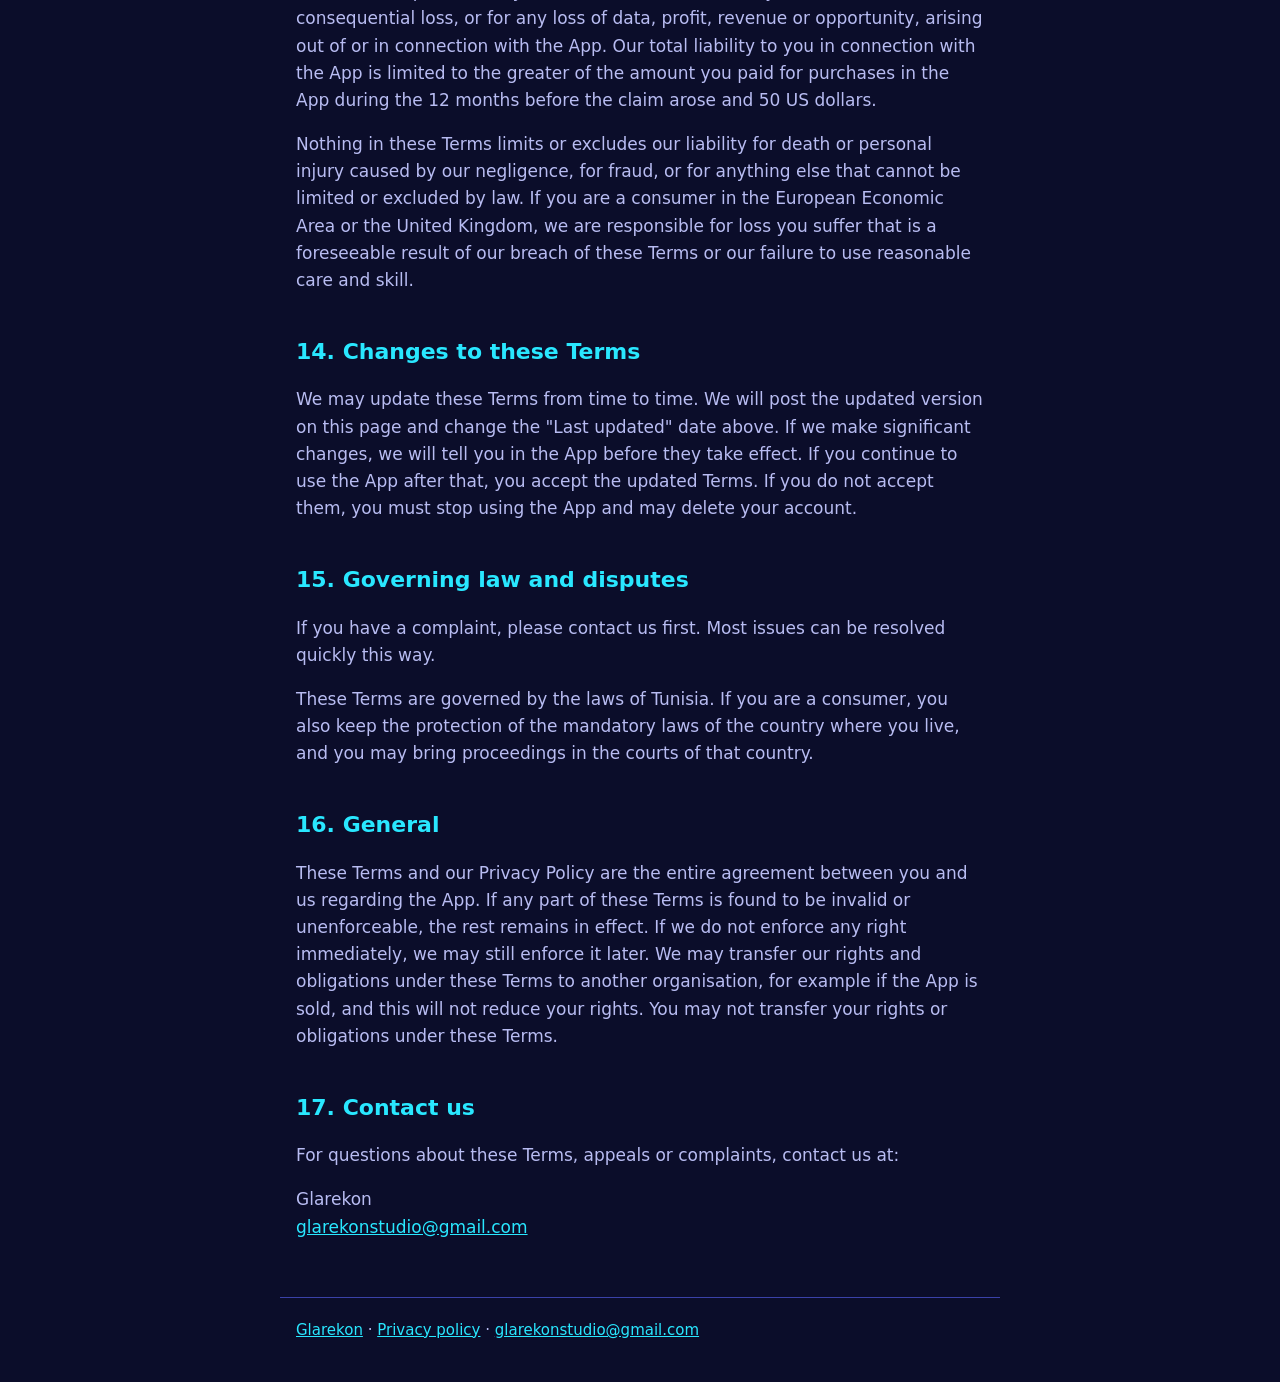
<file: a51/terms.html>
<!doctype html>
<html lang="en">
<head>
  <meta charset="utf-8">
  <meta name="viewport" content="width=device-width, initial-scale=1">
  <title>A51 Terms of Service</title>
  <meta name="description" content="The terms that apply when you play the A51 mobile game.">
  <link rel="stylesheet" href="../style.css">
</head>
<body>
  <header>
    <a class="brand" href="../">Glarekon</a>
  </header>

  <main>
    <h1>A51 Terms of Service</h1>
    <p class="meta">Last updated: 5 November 2026</p>

    <p>These Terms of Service (the "Terms") are an agreement between you and Glarekon ("we", "us" or "our"). They apply to your use of the <strong>A51</strong> mobile game, including its online features (the "App"). By downloading, installing or using the App, you agree to these Terms. If you do not agree, do not use the App.</p>
    <p>Our <a href="privacy.html">Privacy Policy</a> explains how we handle your personal information.</p>

    <h2>1. Who may use the App</h2>
    <p>You must be at least 13 years old to use the App. If you are under the age of majority where you live, you may use the App only with the permission of a parent or legal guardian, who accepts these Terms on your behalf and is responsible for any purchases you make.</p>

    <h2>2. Your licence to use the App</h2>
    <p>We grant you a personal, limited, non-exclusive, non-transferable and revocable licence to install and use the App on devices you own or control, for your own non-commercial entertainment, in accordance with these Terms.</p>
    <p>The App and everything in it, including its software, game design, artwork, sounds, text, names and logos, belong to Glarekon or its licensors and are protected by intellectual property laws. Except as permitted by law, you may not copy, modify, distribute, sell or rent the App or any part of it, reverse engineer it, or create works based on it.</p>

    <h2 id="account">3. Your account</h2>
    <p>You can play offline without an account. When you first play online, the App creates an account for you on our server, linked to your device. You can link a Google account to your online account so that you can keep your progress on another device. <strong>If you do not link a Google account, you may permanently lose your account and everything in it if you uninstall the App, clear its data or change device, and we may not be able to restore it.</strong></p>
    <p>Your account is personal to you. You may not sell, transfer or share it, or use another person's account. You are responsible for what is done with your account, and you should tell us promptly if you believe someone else has used it.</p>
    <p>Your display name is visible to other players. It must not be offensive, misleading or impersonate another person, contain contact details, or infringe anyone's rights. We may refuse or remove a display name that does not meet these rules.</p>

    <h2 id="conduct">4. Rules of conduct</h2>
    <p>When using the App, you must not:</p>
    <ul>
      <li>cheat, or use bots, scripts, modified versions of the App or other unauthorised software to gain an advantage or to play automatically;</li>
      <li>exploit bugs or errors in the App. If you find one, please report it to us;</li>
      <li>agree on the outcome of a match with other players, lose on purpose, or otherwise manipulate the results of ranked play, the Daily Challenge or any other ranking;</li>
      <li>use more than one account to collect rewards, influence rankings or avoid a restriction placed on your account;</li>
      <li>harass, threaten or abuse other players, or misuse quick chat, emotes, invitations or reports;</li>
      <li>buy, sell or trade accounts, coins or virtual items, or offer them for real money or anything else of value;</li>
      <li>interfere with or disrupt the App or our servers, access or attempt to access any account or system without authorisation, or test their security without our written permission;</li>
      <li>use the App for any unlawful purpose.</li>
    </ul>

    <h2 id="virtual-items">5. Coins and virtual items</h2>
    <p>The App lets you earn coins, a virtual currency, by playing and taking part in in-game activities, and spend them on virtual items such as card designs, table felts, avatars and emotes. Coins and virtual items:</p>
    <ul>
      <li>are licensed to you for use in the App only and are not your property;</li>
      <li>have no monetary value and cannot be exchanged for money, refunded, sold or transferred, except where the law requires otherwise;</li>
      <li>are cosmetic and give no advantage in online play.</li>
    </ul>
    <p>Coins cannot be wagered, and the App offers no prizes of monetary value.</p>
    <p>We may change the coins awarded for any activity and the price, availability and appearance of virtual items. Some items are offered for a limited time only; if you obtain one, you keep it after the offer ends. We may correct coins or items credited to your account by mistake, including because of an error in the App, a reversed payment or a breach of these Terms.</p>

    <h2 id="purchases">6. Purchases</h2>
    <p>The App may offer optional purchases for real money. Purchases are made through the app store from which you downloaded the App, such as Google Play, and are also subject to that store's terms and payment policies. We do not receive or store your payment card details. The price, in your local currency, is shown before you confirm a purchase.</p>
    <p><strong>Remove ads</strong> removes banner and full-screen ads from the App. Optional rewarded ads remain available. The purchase is linked to the store account used to buy it; if you reinstall the App or change device, use <strong>Settings → Restore purchases</strong> with the same store account to restore it.</p>
    <p><strong>Right of withdrawal:</strong> if you are a consumer in the European Economic Area or the United Kingdom, you normally have the right to withdraw from a purchase within 14 days. Because purchases in the App are digital content delivered immediately, by completing a purchase you request immediate delivery and acknowledge that you lose your right of withdrawal once delivery has begun.</p>
    <p><strong>Refunds</strong> are handled by the app store under its refund policy, and you should request them from the store. If a payment is refunded, cancelled or reversed, we may remove what it paid for. Nothing in these Terms affects your legal rights if a purchase is faulty or not as described.</p>

    <h2>7. Advertising</h2>
    <p>The App is free to play and is supported by advertising provided by third parties. We are not responsible for the content of ads or for the products and services they promote. Watching a rewarded ad is always optional. Its reward is given only when the ad is watched to the end, and the number of rewarded ads available may be limited.</p>

    <h2>8. Changes to the App and online services</h2>
    <p>We may update the App and change, add or remove features, content, rules, rewards and game modes. You may need to install the latest version of the App to keep playing online.</p>
    <p>Online play depends on our servers and on your internet connection, and may at times be unavailable, for example during maintenance or for reasons beyond our control. We may suspend or end the App's online services. If we decide to end them permanently, we will give reasonable advance notice in the App.</p>

    <h2 id="enforcement">9. Suspension and termination</h2>
    <p>If we reasonably believe that you have breached these Terms, or if it is necessary to protect other players or the App or to comply with the law, we may take action against your account in proportion to the seriousness of the breach. This may include a warning, muting your quick chat and emotes, removing your display name, removing coins or virtual items obtained in breach of these Terms, or suspending or permanently banning your account from online play. Where your account is suspended, the App shows when the suspension ends.</p>
    <p>If you believe we have made a mistake, you may appeal by writing to us at the address below. We will review your appeal and reply. Except where the law requires otherwise, no refund is due for coins, virtual items or purchases lost because of action taken under this section.</p>
    <p>You may stop using the App at any time. You can delete your online account in the App under <strong>Settings → Account → Delete account</strong>. Deleting your account permanently removes your progress, coins and virtual items and cannot be undone. Purchases made through the app store, such as Remove ads, remain linked to your store account.</p>

    <h2>10. Third-party services</h2>
    <p>The App relies on services provided by third parties, including Google Play, Google sign-in and advertising networks. Your use of those services is governed by their own terms and policies, and we are not responsible for them.</p>

    <h2>11. Feedback</h2>
    <p>If you send us ideas or suggestions, we may use them freely, without any obligation or payment to you.</p>

    <h2>12. Disclaimer</h2>
    <p>To the extent permitted by law, the App is provided "as is" and "as available". We do not guarantee that the App will always be available, uninterrupted or free of errors, or that your progress will never be lost.</p>

    <h2>13. Limitation of liability</h2>
    <p>To the extent permitted by law, we are not liable for any indirect or consequential loss, or for any loss of data, profit, revenue or opportunity, arising out of or in connection with the App. Our total liability to you in connection with the App is limited to the greater of the amount you paid for purchases in the App during the 12 months before the claim arose and 50 US dollars.</p>
    <p>Nothing in these Terms limits or excludes our liability for death or personal injury caused by our negligence, for fraud, or for anything else that cannot be limited or excluded by law. If you are a consumer in the European Economic Area or the United Kingdom, we are responsible for loss you suffer that is a foreseeable result of our breach of these Terms or our failure to use reasonable care and skill.</p>

    <h2>14. Changes to these Terms</h2>
    <p>We may update these Terms from time to time. We will post the updated version on this page and change the "Last updated" date above. If we make significant changes, we will tell you in the App before they take effect. If you continue to use the App after that, you accept the updated Terms. If you do not accept them, you must stop using the App and may delete your account.</p>

    <h2>15. Governing law and disputes</h2>
    <p>If you have a complaint, please contact us first. Most issues can be resolved quickly this way.</p>
    <p>These Terms are governed by the laws of Tunisia. If you are a consumer, you also keep the protection of the mandatory laws of the country where you live, and you may bring proceedings in the courts of that country.</p>

    <h2>16. General</h2>
    <p>These Terms and our Privacy Policy are the entire agreement between you and us regarding the App. If any part of these Terms is found to be invalid or unenforceable, the rest remains in effect. If we do not enforce any right immediately, we may still enforce it later. We may transfer our rights and obligations under these Terms to another organisation, for example if the App is sold, and this will not reduce your rights. You may not transfer your rights or obligations under these Terms.</p>

    <h2>17. Contact us</h2>
    <p>For questions about these Terms, appeals or complaints, contact us at:</p>
    <p>Glarekon<br><a href="mailto:glarekonstudio@gmail.com">glarekonstudio@gmail.com</a></p>
  </main>

  <footer>
    <a href="../">Glarekon</a> · <a href="privacy.html">Privacy policy</a> · <a href="mailto:glarekonstudio@gmail.com">glarekonstudio@gmail.com</a>
  </footer>
</body>
</html>
</file>
<file: style.css>
:root {
  --night: #0b0d2a;
  --night-glow: #1b1f55;
  --panel: #1e2360;
  --panel-edge: #3a41a8;
  --text: #f2f3ff;
  --text-dim: #b8bcf2;
  --cyan: #29e7ff;
  --gold: #ffd23f;
  --magenta: #ff3da5;
  color-scheme: dark;
}

* { box-sizing: border-box; }

body {
  margin: 0;
  min-height: 100vh;
  background: radial-gradient(ellipse at top, var(--night-glow), var(--night) 60%) fixed, var(--night);
  color: var(--text);
  font: 17px/1.6 system-ui, -apple-system, "Segoe UI", Roboto, "Helvetica Neue", Arial, sans-serif;
}

main, header, footer {
  max-width: 720px;
  margin: 0 auto;
  padding: 0 16px;
}

header { padding-top: 40px; }

a { color: var(--cyan); }
a:hover { color: var(--gold); }

.brand {
  font-size: 15px;
  font-weight: 800;
  letter-spacing: 0.18em;
  text-transform: uppercase;
  text-decoration: none;
  color: var(--gold);
}

h1 { font-size: 34px; line-height: 1.2; margin: 24px 0 8px; }
h2 { font-size: 22px; margin: 40px 0 8px; color: var(--cyan); }
h3 { font-size: 18px; margin: 24px 0 4px; }

p, li { color: var(--text-dim); }
strong { color: var(--text); }

.lead { font-size: 20px; color: var(--text-dim); margin-top: 0; }
.meta { font-size: 15px; color: var(--text-dim); }

.panel {
  background: var(--panel);
  border: 2px solid var(--panel-edge);
  border-radius: 16px;
  padding: 20px;
  margin: 24px 0;
}
.panel ul { margin: 0; padding-left: 20px; }

.game {
  display: flex;
  gap: 20px;
  align-items: center;
}
.game img {
  width: 96px;
  height: 96px;
  border-radius: 22px;
  flex-shrink: 0;
}
.game h2 { margin: 0 0 4px; color: var(--text); }
.game p { margin: 0 0 8px; }

.tag {
  display: inline-block;
  font-size: 13px;
  font-weight: 700;
  padding: 2px 10px;
  border-radius: 999px;
  background: var(--magenta);
  color: #fff;
}

table { width: 100%; border-collapse: collapse; margin: 12px 0; font-size: 15px; }
th, td { text-align: left; vertical-align: top; padding: 10px 8px; border-bottom: 1px solid var(--panel-edge); }
th { color: var(--text); }
td { color: var(--text-dim); }
.table-wrap { overflow-x: auto; }

footer {
  margin-top: 56px;
  padding-top: 20px;
  padding-bottom: 40px;
  border-top: 1px solid var(--panel-edge);
  font-size: 15px;
  color: var(--text-dim);
}

@media (max-width: 480px) {
  h1 { font-size: 28px; }
  .game { flex-direction: column; align-items: flex-start; }
}
</file>
